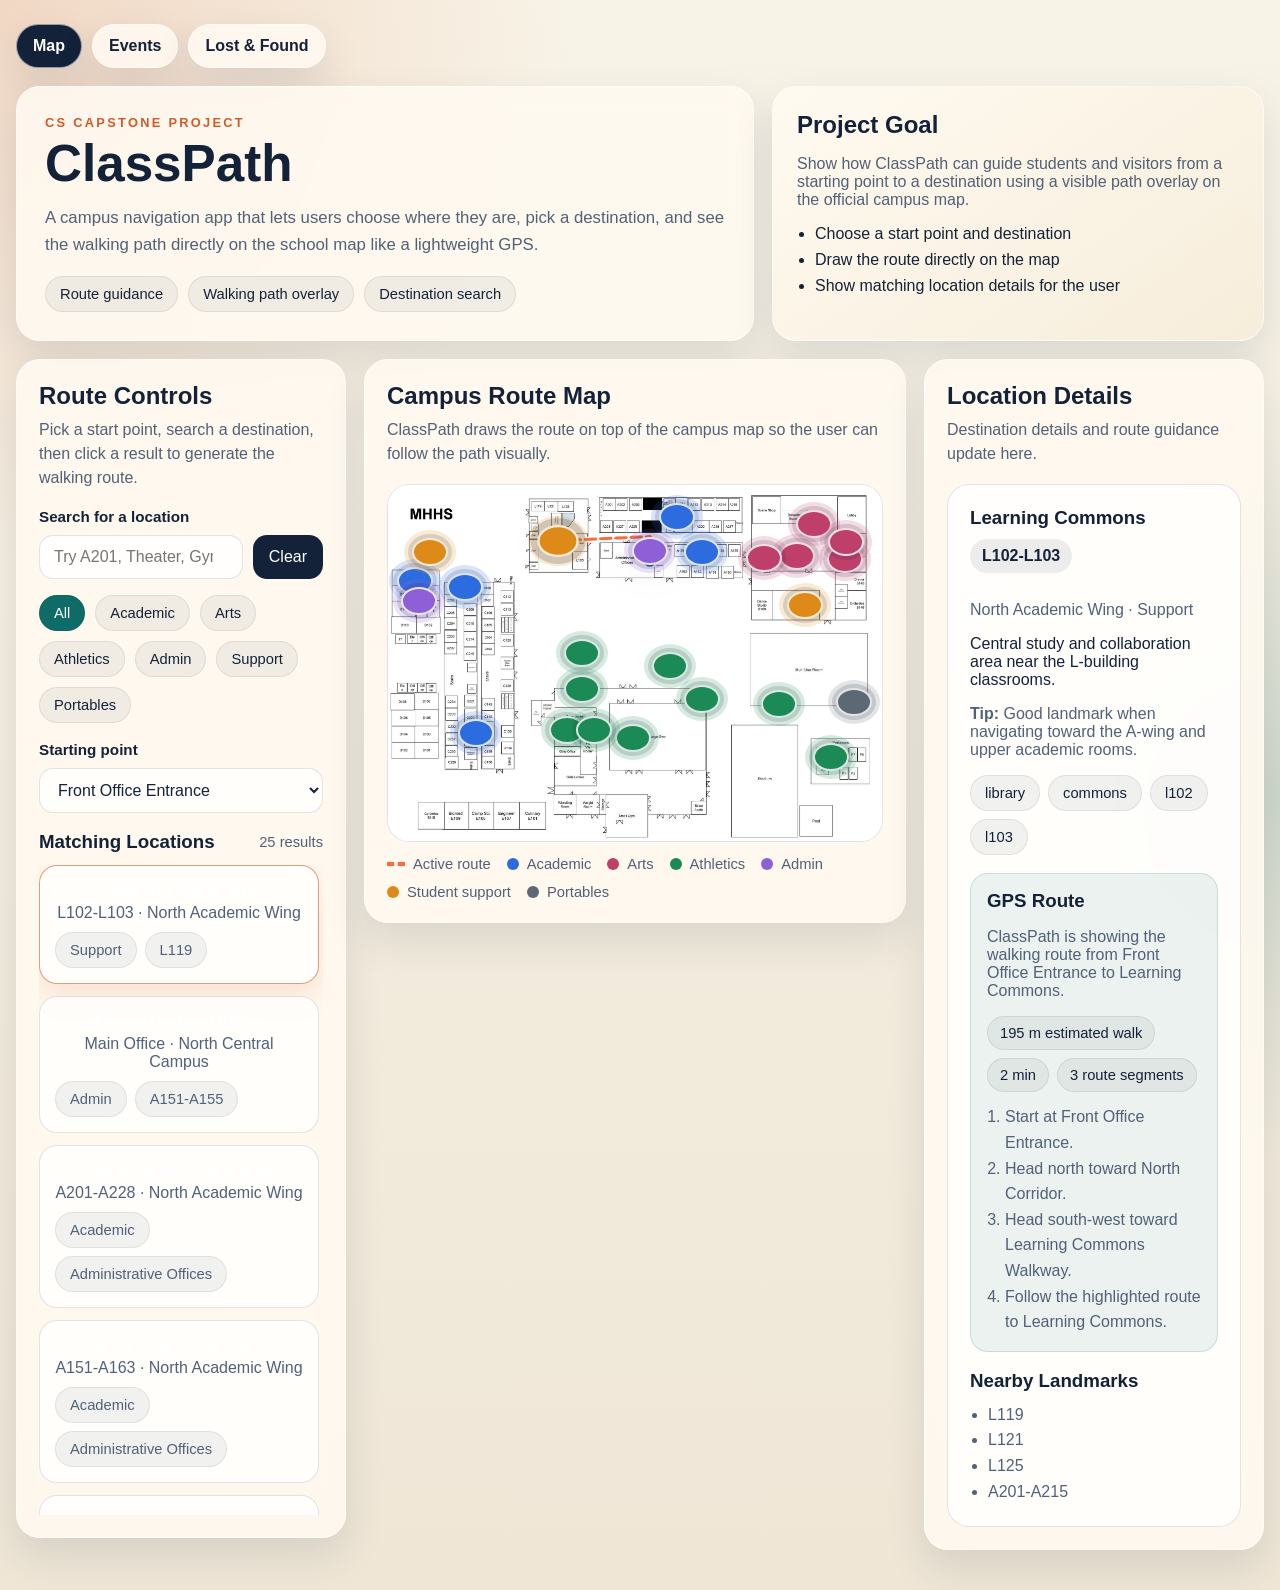
<file: index.html>
<!DOCTYPE html>
<html lang="en">
<head>
  <meta charset="UTF-8">
  <meta name="viewport" content="width=device-width, initial-scale=1.0">
  <title>ClassPath</title>
  <link rel="stylesheet" href="./styles.css">
</head>
<body>
  <div class="page-shell">
    <nav class="top-nav" aria-label="ClassPath pages">
      <a class="nav-link active" href="./index.html">Map</a>
      <a class="nav-link" href="./events.html">Events</a>
      <a class="nav-link" href="./lost-found.html">Lost &amp; Found</a>
    </nav>

    <header class="hero">
      <div class="hero-copy">
        <p class="eyebrow">CS Capstone Project</p>
        <h1>ClassPath</h1>
        <p class="hero-text">
          A campus navigation app that lets users choose where they are, pick a destination, and see
          the walking path directly on the school map like a lightweight GPS.
        </p>
        <div class="hero-badges">
          <span>Route guidance</span>
          <span>Walking path overlay</span>
          <span>Destination search</span>
        </div>
      </div>
      <aside class="hero-card">
        <h2>Project Goal</h2>
        <p>
          Show how ClassPath can guide students and visitors from a starting point to a destination using
          a visible path overlay on the official campus map.
        </p>
        <ul class="hero-list">
          <li>Choose a start point and destination</li>
          <li>Draw the route directly on the map</li>
          <li>Show matching location details for the user</li>
        </ul>
      </aside>
    </header>

    <main class="dashboard">
      <section class="panel controls-panel">
        <div class="panel-header">
          <h2>Route Controls</h2>
          <p>Pick a start point, search a destination, then click a result to generate the walking route.</p>
        </div>

        <label class="field-label" for="searchInput">Search for a location</label>
        <div class="search-row">
          <input id="searchInput" type="search" placeholder="Try A201, Theater, Gym, Learning Commons...">
          <button id="clearSearch" type="button">Clear</button>
        </div>

        <div class="filter-group" id="categoryFilters" aria-label="Location category filters"></div>

        <div class="start-row">
          <label class="field-label" for="startSelect">Starting point</label>
          <select id="startSelect">
            <option value="front-office">Front Office Entrance</option>
            <option value="student-parking">Student Parking Lot</option>
            <option value="gym-entrance">Gym Entrance</option>
            <option value="theater-lobby">Theater Lobby Entrance</option>
            <option value="portable-walkway">Portable Walkway</option>
          </select>
        </div>

        <div class="results-header">
          <h3>Matching Locations</h3>
          <span id="resultCount">0 results</span>
        </div>
        <div class="results-list" id="resultsList" aria-live="polite"></div>
      </section>

      <section class="panel map-panel">
        <div class="panel-header">
          <h2>Campus Route Map</h2>
          <p>ClassPath draws the route on top of the campus map so the user can follow the path visually.</p>
        </div>

        <div class="map-stage">
          <img src="./campus-map.jpg" alt="MHHS campus map" class="campus-map">
          <svg id="routeOverlay" class="route-overlay" viewBox="0 0 100 100" preserveAspectRatio="none" aria-hidden="true"></svg>
          <div id="hotspotLayer" class="hotspot-layer" aria-label="Interactive campus map"></div>
        </div>

        <div class="legend">
          <div><span class="legend-route"></span>Active route</div>
          <div><span class="legend-dot academic"></span>Academic</div>
          <div><span class="legend-dot arts"></span>Arts</div>
          <div><span class="legend-dot athletics"></span>Athletics</div>
          <div><span class="legend-dot admin"></span>Admin</div>
          <div><span class="legend-dot support"></span>Student support</div>
          <div><span class="legend-dot portable"></span>Portables</div>
        </div>
      </section>

      <section class="panel details-panel">
        <div class="panel-header">
          <h2>Location Details</h2>
          <p>Destination details and route guidance update here.</p>
        </div>

        <article id="detailCard" class="detail-card">
          <p class="detail-empty">Select a room or area to view details and directions.</p>
        </article>
      </section>
    </main>
  </div>

  <script src="./app.js"></script>
</body>
</html>
</file>
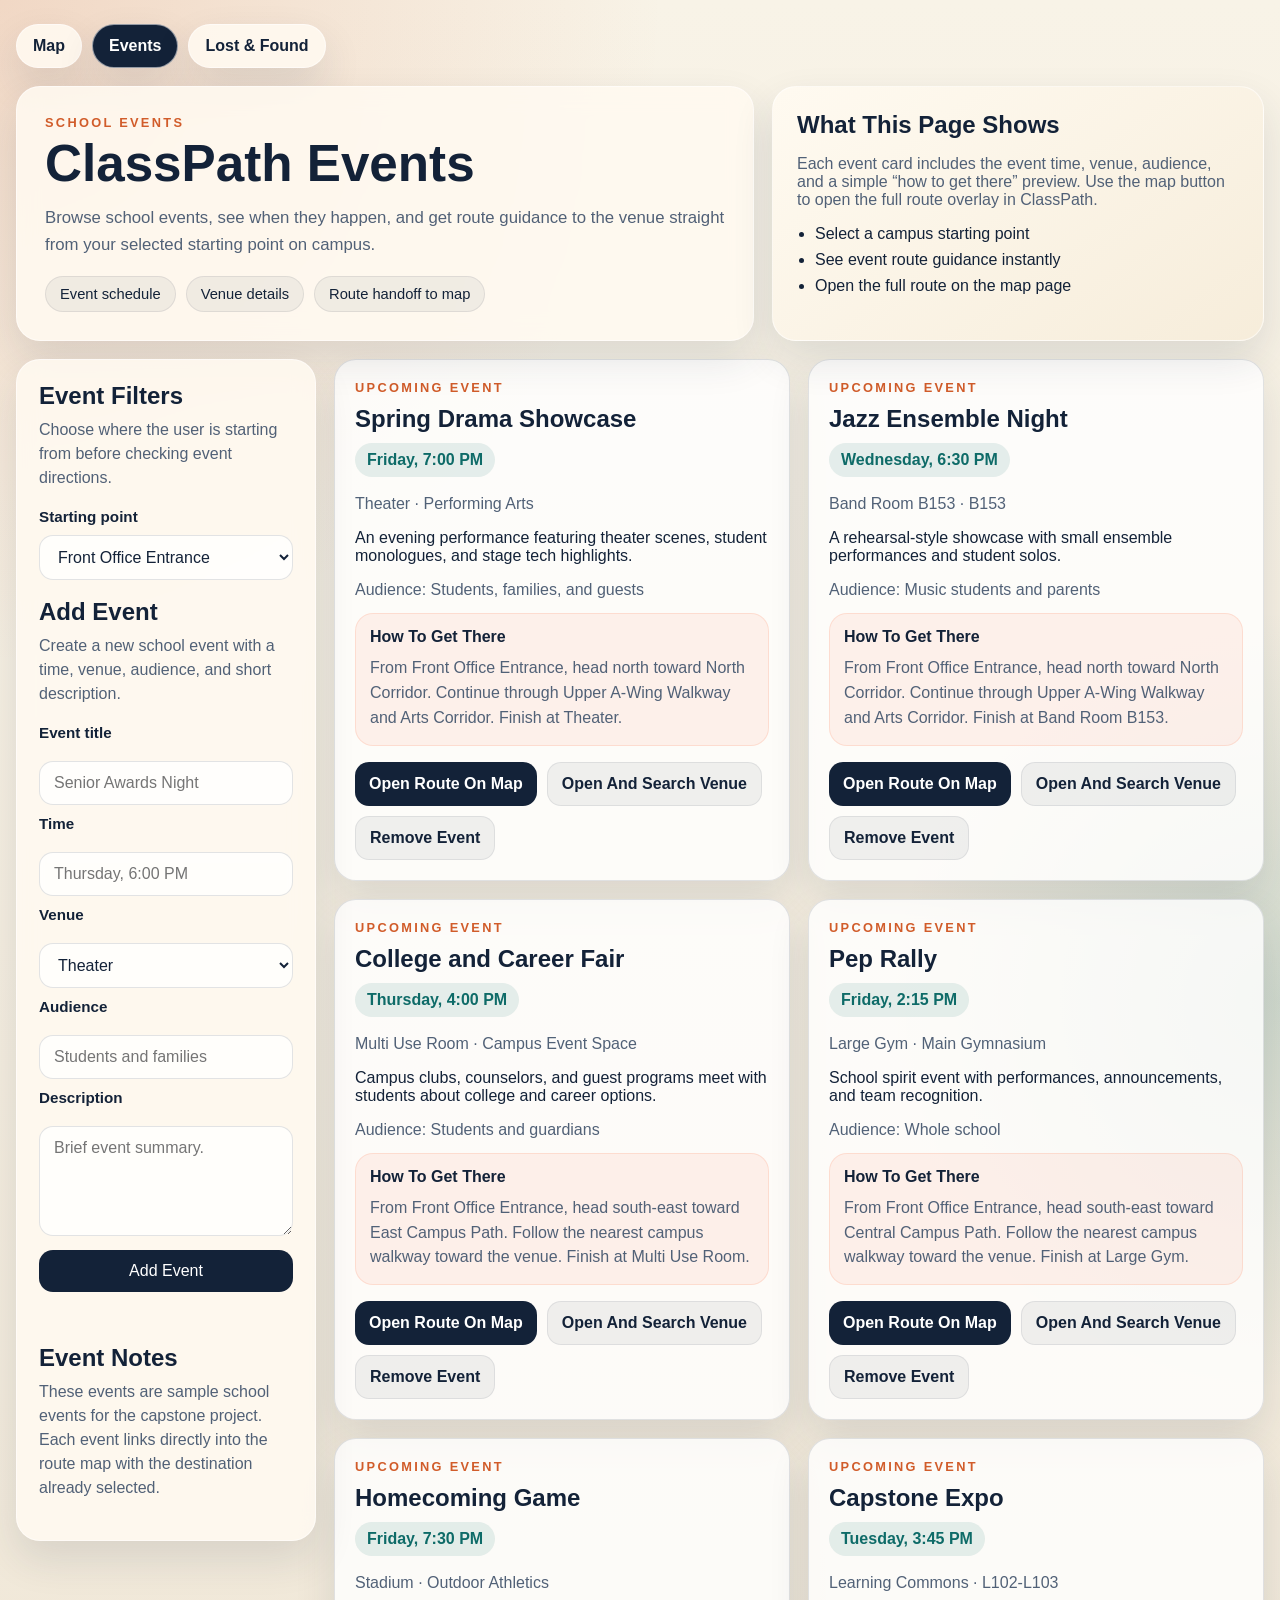
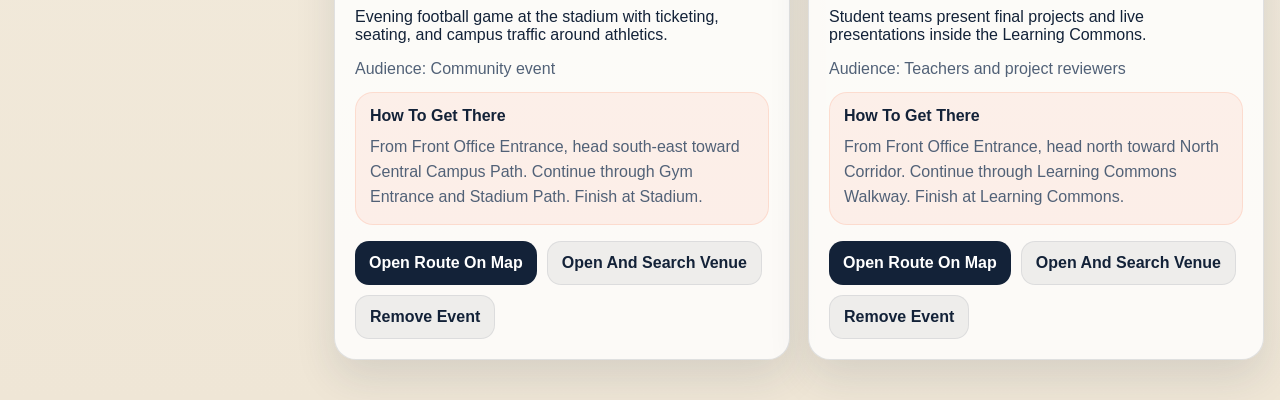
<file: events.html>
<!DOCTYPE html>
<html lang="en">
<head>
  <meta charset="UTF-8">
  <meta name="viewport" content="width=device-width, initial-scale=1.0">
  <title>ClassPath Events</title>
  <link rel="stylesheet" href="./styles.css">
</head>
<body>
  <div class="page-shell">
    <nav class="top-nav" aria-label="ClassPath pages">
      <a class="nav-link" href="./index.html">Map</a>
      <a class="nav-link active" href="./events.html">Events</a>
      <a class="nav-link" href="./lost-found.html">Lost &amp; Found</a>
    </nav>

    <header class="hero">
      <div class="hero-copy">
        <p class="eyebrow">School Events</p>
        <h1>ClassPath Events</h1>
        <p class="hero-text">
          Browse school events, see when they happen, and get route guidance to the venue straight from
          your selected starting point on campus.
        </p>
        <div class="hero-badges">
          <span>Event schedule</span>
          <span>Venue details</span>
          <span>Route handoff to map</span>
        </div>
      </div>
      <aside class="hero-card">
        <h2>What This Page Shows</h2>
        <p>
          Each event card includes the event time, venue, audience, and a simple “how to get there”
          preview. Use the map button to open the full route overlay in ClassPath.
        </p>
        <ul class="hero-list">
          <li>Select a campus starting point</li>
          <li>See event route guidance instantly</li>
          <li>Open the full route on the map page</li>
        </ul>
      </aside>
    </header>

    <main class="events-layout">
      <section class="panel controls-panel">
        <div class="panel-header">
          <h2>Event Filters</h2>
          <p>Choose where the user is starting from before checking event directions.</p>
        </div>

        <div class="start-row">
          <label class="field-label" for="eventStartSelect">Starting point</label>
          <select id="eventStartSelect">
            <option value="front-office">Front Office Entrance</option>
            <option value="student-parking">Student Parking Lot</option>
            <option value="gym-entrance">Gym Entrance</option>
            <option value="theater-lobby">Theater Lobby Entrance</option>
            <option value="portable-walkway">Portable Walkway</option>
          </select>
        </div>

        <div class="panel-header">
          <h2>Add Event</h2>
          <p>Create a new school event with a time, venue, audience, and short description.</p>
        </div>

        <form id="eventForm" class="report-form">
          <label class="field-label" for="eventTitleInput">Event title</label>
          <input id="eventTitleInput" name="title" type="text" placeholder="Senior Awards Night" required>

          <label class="field-label" for="eventTimeInput">Time</label>
          <input id="eventTimeInput" name="time" type="text" placeholder="Thursday, 6:00 PM" required>

          <label class="field-label" for="eventVenueSelect">Venue</label>
          <select id="eventVenueSelect" name="venueId" required>
            <option value="theater">Theater</option>
            <option value="band-room">Band Room B153</option>
            <option value="multi-use-room">Multi Use Room</option>
            <option value="large-gym">Large Gym</option>
            <option value="stadium">Stadium</option>
            <option value="learning-commons">Learning Commons</option>
          </select>

          <label class="field-label" for="eventAudienceInput">Audience</label>
          <input id="eventAudienceInput" name="audience" type="text" placeholder="Students and families" required>

          <label class="field-label" for="eventDescriptionInput">Description</label>
          <textarea id="eventDescriptionInput" name="description" rows="4" placeholder="Brief event summary." required></textarea>

          <button type="submit" class="submit-button">Add Event</button>
          <p id="eventMessage" class="form-message" aria-live="polite"></p>
        </form>

        <div class="panel-header">
          <h2>Event Notes</h2>
          <p>
            These events are sample school events for the capstone project. Each event links directly into the
            route map with the destination already selected.
          </p>
        </div>
      </section>

      <section class="events-grid" id="eventsGrid" aria-live="polite"></section>
    </main>
  </div>

  <script src="./events.js"></script>
</body>
</html>
</file>
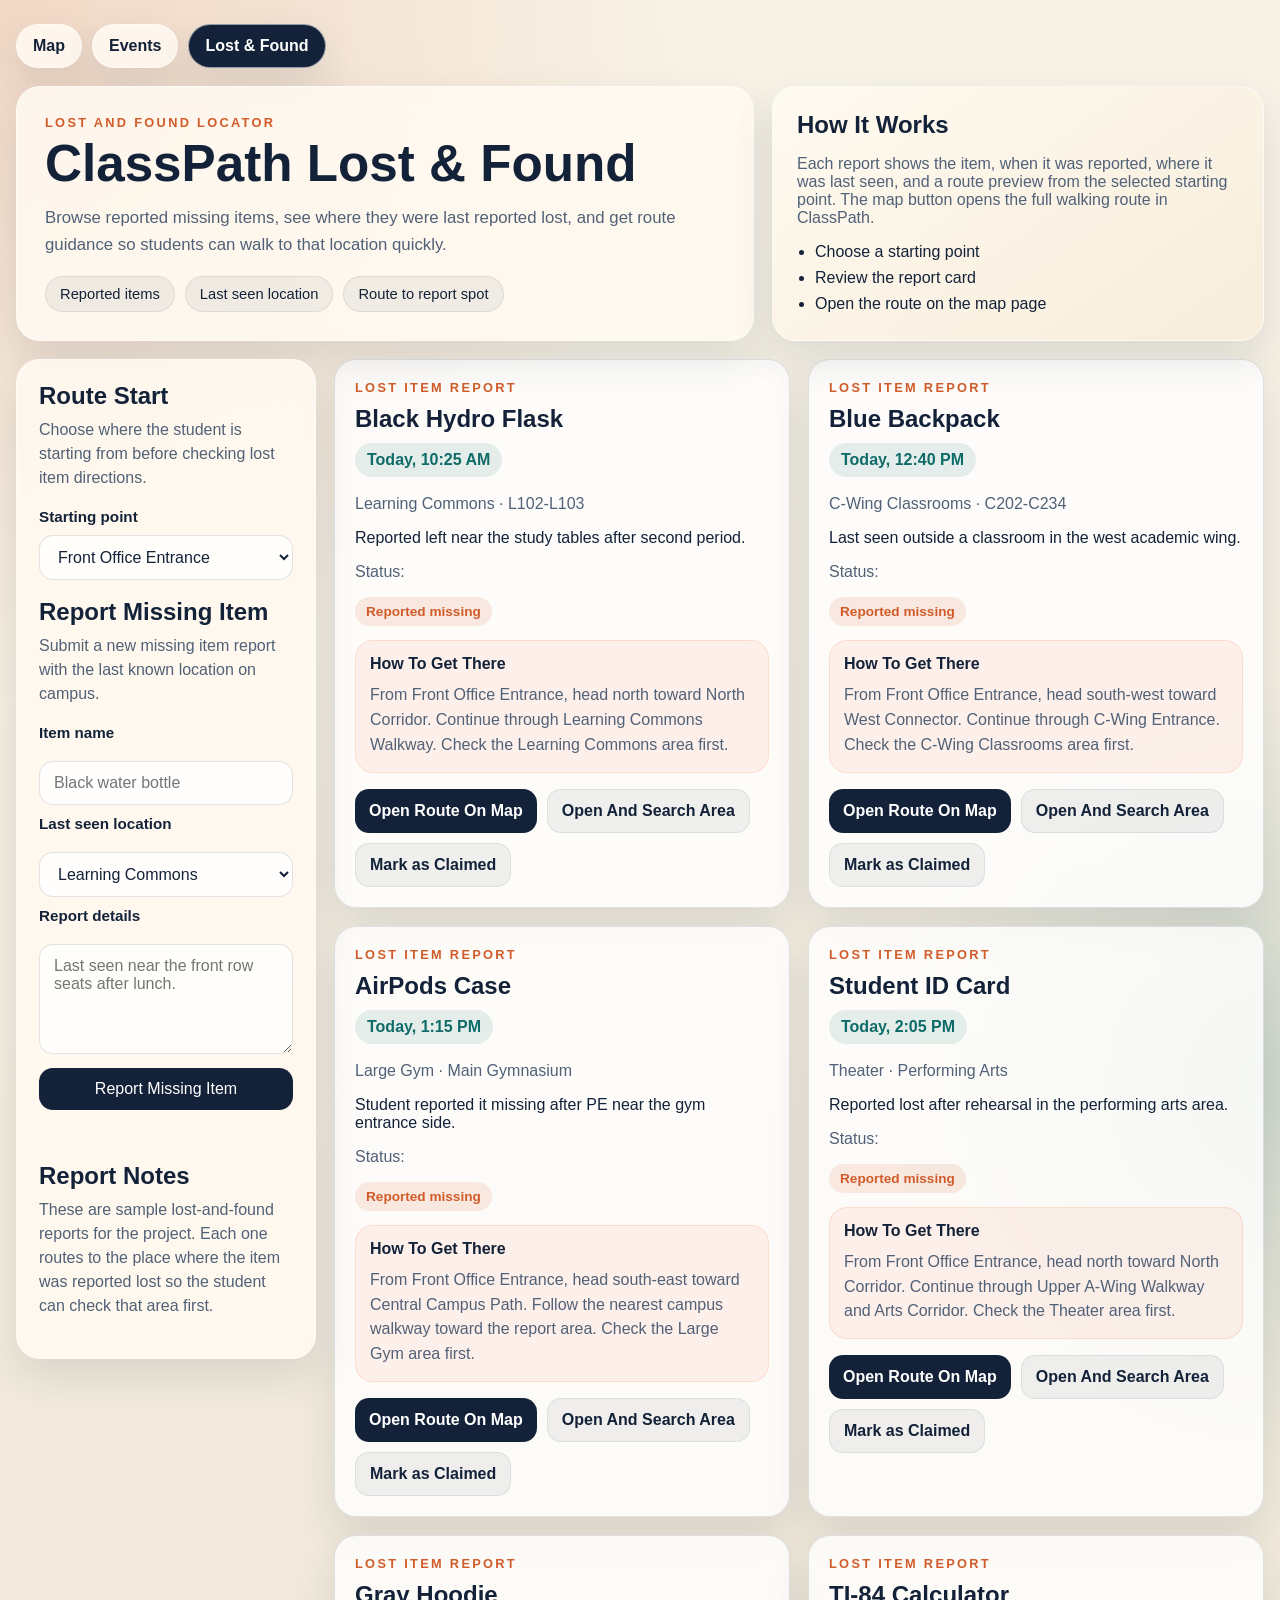
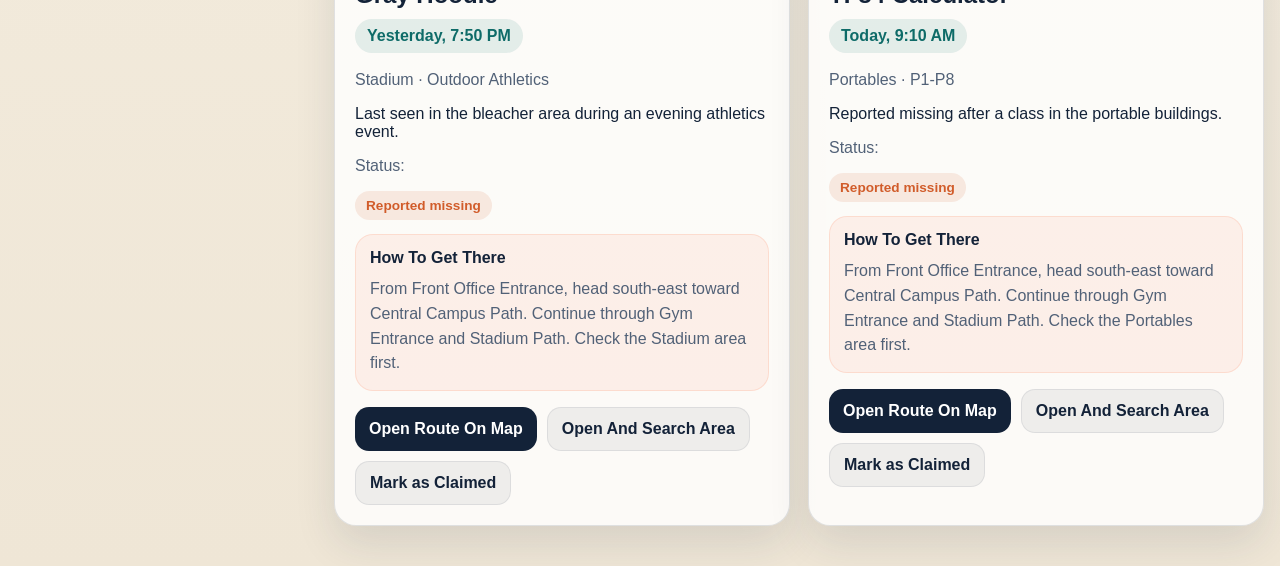
<file: lost-found.html>
<!DOCTYPE html>
<html lang="en">
<head>
  <meta charset="UTF-8">
  <meta name="viewport" content="width=device-width, initial-scale=1.0">
  <title>ClassPath Lost and Found</title>
  <link rel="stylesheet" href="./styles.css">
</head>
<body>
  <div class="page-shell">
    <nav class="top-nav" aria-label="ClassPath pages">
      <a class="nav-link" href="./index.html">Map</a>
      <a class="nav-link" href="./events.html">Events</a>
      <a class="nav-link active" href="./lost-found.html">Lost &amp; Found</a>
    </nav>

    <header class="hero">
      <div class="hero-copy">
        <p class="eyebrow">Lost And Found Locator</p>
        <h1>ClassPath Lost &amp; Found</h1>
        <p class="hero-text">
          Browse reported missing items, see where they were last reported lost, and get route guidance so
          students can walk to that location quickly.
        </p>
        <div class="hero-badges">
          <span>Reported items</span>
          <span>Last seen location</span>
          <span>Route to report spot</span>
        </div>
      </div>
      <aside class="hero-card">
        <h2>How It Works</h2>
        <p>
          Each report shows the item, when it was reported, where it was last seen, and a route preview
          from the selected starting point. The map button opens the full walking route in ClassPath.
        </p>
        <ul class="hero-list">
          <li>Choose a starting point</li>
          <li>Review the report card</li>
          <li>Open the route on the map page</li>
        </ul>
      </aside>
    </header>

    <main class="events-layout">
      <section class="panel controls-panel">
        <div class="panel-header">
          <h2>Route Start</h2>
          <p>Choose where the student is starting from before checking lost item directions.</p>
        </div>

        <div class="start-row">
          <label class="field-label" for="lostStartSelect">Starting point</label>
          <select id="lostStartSelect">
            <option value="front-office">Front Office Entrance</option>
            <option value="student-parking">Student Parking Lot</option>
            <option value="gym-entrance">Gym Entrance</option>
            <option value="theater-lobby">Theater Lobby Entrance</option>
            <option value="portable-walkway">Portable Walkway</option>
          </select>
        </div>

        <div class="panel-header">
          <h2>Report Missing Item</h2>
          <p>Submit a new missing item report with the last known location on campus.</p>
        </div>

        <form id="reportForm" class="report-form">
          <label class="field-label" for="itemNameInput">Item name</label>
          <input id="itemNameInput" name="itemName" type="text" placeholder="Black water bottle" required>

          <label class="field-label" for="reportLocationSelect">Last seen location</label>
          <select id="reportLocationSelect" name="locationId" required>
            <option value="learning-commons">Learning Commons</option>
            <option value="c-wing">C-Wing Classrooms</option>
            <option value="large-gym">Large Gym</option>
            <option value="theater">Theater</option>
            <option value="stadium">Stadium</option>
            <option value="portables">Portables</option>
          </select>

          <label class="field-label" for="reportDetailsInput">Report details</label>
          <textarea id="reportDetailsInput" name="details" rows="4" placeholder="Last seen near the front row seats after lunch." required></textarea>

          <button type="submit" class="submit-button">Report Missing Item</button>
          <p id="reportMessage" class="form-message" aria-live="polite"></p>
        </form>

        <div class="panel-header">
          <h2>Report Notes</h2>
          <p>
            These are sample lost-and-found reports for the project. Each one routes to the place where the
            item was reported lost so the student can check that area first.
          </p>
        </div>
      </section>

      <section class="events-grid" id="lostFoundGrid" aria-live="polite"></section>
    </main>
  </div>

  <script src="./lost-found.js"></script>
</body>
</html>
</file>
<file: styles.css>
:root {
  --bg: #f5efe3;
  --surface: rgba(255, 250, 241, 0.88);
  --surface-strong: #fffaf0;
  --text: #132238;
  --muted: #516177;
  --line: rgba(19, 34, 56, 0.12);
  --shadow: 0 18px 40px rgba(34, 48, 74, 0.12);
  --accent: #d15c2a;
  --accent-2: #0e6b68;
  --academic: #2d6cdf;
  --arts: #be3f6a;
  --athletics: #1c8a57;
  --admin: #8e5fd6;
  --support: #dd8a19;
  --portable: #5d6875;
}

* {
  box-sizing: border-box;
}

body {
  margin: 0;
  font-family: "Avenir Next", "Segoe UI", sans-serif;
  color: var(--text);
  background:
    radial-gradient(circle at top left, rgba(209, 92, 42, 0.18), transparent 28%),
    radial-gradient(circle at right center, rgba(14, 107, 104, 0.16), transparent 24%),
    linear-gradient(180deg, #f8f3e7 0%, #efe6d6 100%);
}

.page-shell {
  width: min(1400px, calc(100% - 32px));
  margin: 24px auto 40px;
}

.top-nav {
  display: flex;
  gap: 10px;
  margin-bottom: 18px;
}

.nav-link {
  text-decoration: none;
  color: var(--text);
  background: rgba(255, 250, 241, 0.88);
  border: 1px solid rgba(255, 255, 255, 0.55);
  box-shadow: var(--shadow);
  padding: 12px 16px;
  border-radius: 999px;
  font-weight: 700;
}

.nav-link.active {
  background: var(--text);
  color: white;
}

.hero {
  display: grid;
  grid-template-columns: 1.5fr 1fr;
  gap: 18px;
  margin-bottom: 18px;
}

.hero-copy,
.hero-card,
.panel {
  background: var(--surface);
  border: 1px solid rgba(255, 255, 255, 0.55);
  backdrop-filter: blur(12px);
  border-radius: 24px;
  box-shadow: var(--shadow);
}

.hero-copy {
  padding: 28px;
}

.hero-card {
  padding: 24px;
  background:
    linear-gradient(145deg, rgba(255, 250, 241, 0.96), rgba(246, 236, 218, 0.96));
}

.eyebrow {
  margin: 0 0 10px;
  text-transform: uppercase;
  letter-spacing: 0.18em;
  font-size: 0.8rem;
  color: var(--accent);
  font-weight: 700;
}

h1,
h2,
h3 {
  margin: 0;
  font-family: "Trebuchet MS", "Avenir Next Condensed", sans-serif;
}

h1 {
  font-size: clamp(2.2rem, 4vw, 4.2rem);
  line-height: 0.95;
}

.hero-text,
.hero-card p,
.panel-header p,
.detail-meta,
.direction-text,
.location-notes,
.result-tags {
  color: var(--muted);
}

.hero-text {
  max-width: 760px;
  font-size: 1.05rem;
  line-height: 1.6;
  margin: 16px 0 18px;
}

.hero-badges,
.hero-list,
.filter-group,
.legend {
  display: flex;
  flex-wrap: wrap;
  gap: 10px;
}

.hero-badges span,
.filter-chip,
.tag {
  border-radius: 999px;
  padding: 9px 14px;
  background: rgba(19, 34, 56, 0.06);
  border: 1px solid rgba(19, 34, 56, 0.08);
  font-size: 0.92rem;
}

.hero-list {
  padding-left: 18px;
  margin: 14px 0 0;
  flex-direction: column;
  gap: 8px;
}

.dashboard {
  display: grid;
  grid-template-columns: 330px minmax(0, 1fr) 340px;
  gap: 18px;
  align-items: start;
}

.panel {
  padding: 22px;
}

.panel-header {
  margin-bottom: 18px;
}

.panel-header p {
  margin: 8px 0 0;
  line-height: 1.5;
}

.field-label {
  display: block;
  margin-bottom: 10px;
  font-size: 0.95rem;
  font-weight: 700;
}

.search-row {
  display: grid;
  grid-template-columns: 1fr auto;
  gap: 10px;
  margin-bottom: 16px;
}

input,
select,
button {
  font: inherit;
}

input,
select {
  width: 100%;
  border: 1px solid var(--line);
  background: rgba(255, 255, 255, 0.76);
  border-radius: 14px;
  padding: 12px 14px;
  color: var(--text);
}

textarea {
  width: 100%;
  border: 1px solid var(--line);
  background: rgba(255, 255, 255, 0.76);
  border-radius: 14px;
  padding: 12px 14px;
  color: var(--text);
  font: inherit;
  resize: vertical;
  min-height: 110px;
}

button {
  border: none;
  border-radius: 14px;
  padding: 12px 16px;
  background: var(--text);
  color: white;
  cursor: pointer;
  transition: transform 0.18s ease, opacity 0.18s ease;
}

button:hover,
.location-card:hover,
.map-hotspot:hover {
  transform: translateY(-1px);
}

.filter-chip {
  cursor: pointer;
  color: var(--text);
}

.filter-chip.active {
  background: var(--accent-2);
  color: white;
}

.start-row {
  margin: 18px 0;
}

.results-header {
  display: flex;
  justify-content: space-between;
  align-items: center;
  margin-bottom: 12px;
}

.results-header span {
  color: var(--muted);
  font-size: 0.92rem;
}

.results-list {
  display: grid;
  gap: 12px;
  max-height: 650px;
  overflow: auto;
  padding-right: 4px;
}

.location-card {
  border: 1px solid var(--line);
  background: rgba(255, 255, 255, 0.76);
  border-radius: 18px;
  padding: 15px;
  cursor: pointer;
  transition: transform 0.18s ease, border-color 0.18s ease, box-shadow 0.18s ease;
}

.location-card.active {
  border-color: rgba(209, 92, 42, 0.6);
  box-shadow: 0 12px 28px rgba(209, 92, 42, 0.14);
}

.location-card h3 {
  font-size: 1.02rem;
  margin-bottom: 4px;
}

.result-tags,
.detail-tags {
  display: flex;
  flex-wrap: wrap;
  gap: 8px;
  margin-top: 10px;
}

.map-stage {
  position: relative;
  overflow: hidden;
  border-radius: 22px;
  background: white;
  border: 1px solid var(--line);
}

.campus-map {
  display: block;
  width: 100%;
  height: auto;
}

.hotspot-layer {
  position: absolute;
  inset: 0;
}

.route-overlay {
  position: absolute;
  inset: 0;
  width: 100%;
  height: 100%;
  pointer-events: none;
}

.route-line {
  fill: none;
  stroke: #ff6a3d;
  stroke-width: 0.85;
  stroke-linecap: round;
  stroke-linejoin: round;
  stroke-dasharray: 1.9 1.2;
  filter: drop-shadow(0 0 0.35px rgba(255, 255, 255, 0.95));
  animation: route-flow 8s linear infinite;
}

.route-halo {
  fill: none;
  stroke: rgba(255, 255, 255, 0.92);
  stroke-width: 1.55;
  stroke-linecap: round;
  stroke-linejoin: round;
}

.route-marker {
  filter: drop-shadow(0 1px 4px rgba(19, 34, 56, 0.28));
}

.route-marker.start {
  fill: #0e6b68;
  stroke: white;
  stroke-width: 0.4;
}

.route-marker.destination {
  fill: #d15c2a;
  stroke: white;
  stroke-width: 0.4;
}

.map-hotspot {
  position: absolute;
  translate: -50% -50%;
  width: 20px;
  height: 20px;
  border-radius: 50%;
  border: 2px solid white;
  box-shadow: 0 0 0 4px rgba(19, 34, 56, 0.16);
}

.map-hotspot::after {
  content: "";
  position: absolute;
  inset: -10px;
  border-radius: 50%;
  background: currentColor;
  opacity: 0.18;
  z-index: -1;
}

.map-hotspot.active {
  transform: scale(1.15);
  box-shadow: 0 0 0 6px rgba(19, 34, 56, 0.2);
}

.legend {
  margin-top: 14px;
  gap: 12px 16px;
  color: var(--muted);
  font-size: 0.92rem;
}

.legend div {
  display: flex;
  align-items: center;
  gap: 8px;
}

.legend-dot {
  width: 12px;
  height: 12px;
  border-radius: 50%;
  display: inline-block;
}

.legend-route {
  width: 18px;
  height: 0;
  border-top: 4px dashed #ff6a3d;
  display: inline-block;
}

.detail-card {
  border: 1px solid var(--line);
  border-radius: 22px;
  background: rgba(255, 255, 255, 0.78);
  padding: 22px;
  min-height: 420px;
}

.detail-empty {
  color: var(--muted);
  line-height: 1.6;
}

.detail-code {
  display: inline-block;
  margin: 10px 0 12px;
  padding: 8px 12px;
  border-radius: 999px;
  background: rgba(19, 34, 56, 0.08);
  font-weight: 700;
}

.direction-box {
  margin: 18px 0;
  padding: 16px;
  border-radius: 18px;
  background: rgba(14, 107, 104, 0.08);
  border: 1px solid rgba(14, 107, 104, 0.16);
}

.direction-box h3,
.nearby-box h3 {
  margin-bottom: 10px;
}

.step-list {
  margin: 12px 0 0;
  padding-left: 18px;
  color: var(--muted);
  line-height: 1.6;
}

.route-stats {
  display: flex;
  flex-wrap: wrap;
  gap: 8px;
  margin-top: 14px;
}

.stat-pill {
  padding: 8px 12px;
  border-radius: 999px;
  background: rgba(19, 34, 56, 0.06);
  border: 1px solid rgba(19, 34, 56, 0.08);
  font-size: 0.92rem;
}

.nearby-box ul {
  margin: 0;
  padding-left: 18px;
  color: var(--muted);
  line-height: 1.6;
}

.empty-state {
  color: var(--muted);
  border: 1px dashed var(--line);
  border-radius: 18px;
  padding: 18px;
  text-align: center;
}

.academic { background: var(--academic); color: var(--academic); }
.arts { background: var(--arts); color: var(--arts); }
.athletics { background: var(--athletics); color: var(--athletics); }
.admin { background: var(--admin); color: var(--admin); }
.support { background: var(--support); color: var(--support); }
.portable { background: var(--portable); color: var(--portable); }

.events-layout {
  display: grid;
  grid-template-columns: 300px minmax(0, 1fr);
  gap: 18px;
  align-items: start;
}

.events-grid {
  display: grid;
  grid-template-columns: repeat(2, minmax(0, 1fr));
  gap: 18px;
}

.event-card {
  border: 1px solid var(--line);
  border-radius: 22px;
  background: rgba(255, 255, 255, 0.8);
  padding: 20px;
  box-shadow: var(--shadow);
}

.event-time {
  display: inline-block;
  margin: 10px 0;
  padding: 8px 12px;
  border-radius: 999px;
  background: rgba(14, 107, 104, 0.1);
  color: var(--accent-2);
  font-weight: 700;
}

.event-actions {
  display: flex;
  flex-wrap: wrap;
  gap: 10px;
  margin-top: 16px;
}

.event-link {
  display: inline-flex;
  align-items: center;
  justify-content: center;
  min-height: 44px;
  padding: 10px 14px;
  border-radius: 14px;
  text-decoration: none;
  font-weight: 700;
}

.event-link.primary {
  background: var(--text);
  color: white;
}

.event-link.secondary {
  background: rgba(19, 34, 56, 0.06);
  color: var(--text);
  border: 1px solid rgba(19, 34, 56, 0.08);
}

.event-meta {
  color: var(--muted);
  margin: 8px 0 12px;
}

.report-form {
  display: grid;
  gap: 10px;
  margin-bottom: 22px;
}

.submit-button {
  margin-top: 4px;
}

.form-message {
  min-height: 20px;
  margin: 0;
  color: var(--accent-2);
  font-size: 0.92rem;
  font-weight: 700;
}

.status-pill {
  display: inline-block;
  margin-top: 4px;
  padding: 7px 11px;
  border-radius: 999px;
  font-size: 0.85rem;
  font-weight: 700;
}

.status-pill.missing {
  background: rgba(209, 92, 42, 0.12);
  color: var(--accent);
}

.status-pill.claimed {
  background: rgba(14, 107, 104, 0.12);
  color: var(--accent-2);
}

.route-preview {
  margin-top: 14px;
  padding: 14px;
  border-radius: 18px;
  background: rgba(255, 106, 61, 0.08);
  border: 1px solid rgba(255, 106, 61, 0.15);
}

.route-preview h4 {
  margin: 0 0 10px;
  font-family: "Trebuchet MS", "Avenir Next Condensed", sans-serif;
}

.route-preview p {
  margin: 0;
  color: var(--muted);
  line-height: 1.55;
}

@keyframes route-flow {
  to {
    stroke-dashoffset: -18;
  }
}

@media (max-width: 1180px) {
  .dashboard {
    grid-template-columns: 1fr;
  }

  .events-layout {
    grid-template-columns: 1fr;
  }

  .events-grid {
    grid-template-columns: 1fr;
  }

  .details-panel,
  .controls-panel {
    order: 2;
  }

  .map-panel {
    order: 1;
  }
}

@media (max-width: 860px) {
  .page-shell {
    width: min(100% - 20px, 1400px);
    margin-top: 10px;
  }

  .hero {
    grid-template-columns: 1fr;
  }

  .hero-copy,
  .hero-card,
  .panel {
    border-radius: 20px;
  }

  .panel,
  .hero-copy,
  .hero-card {
    padding: 18px;
  }
}
</file>
